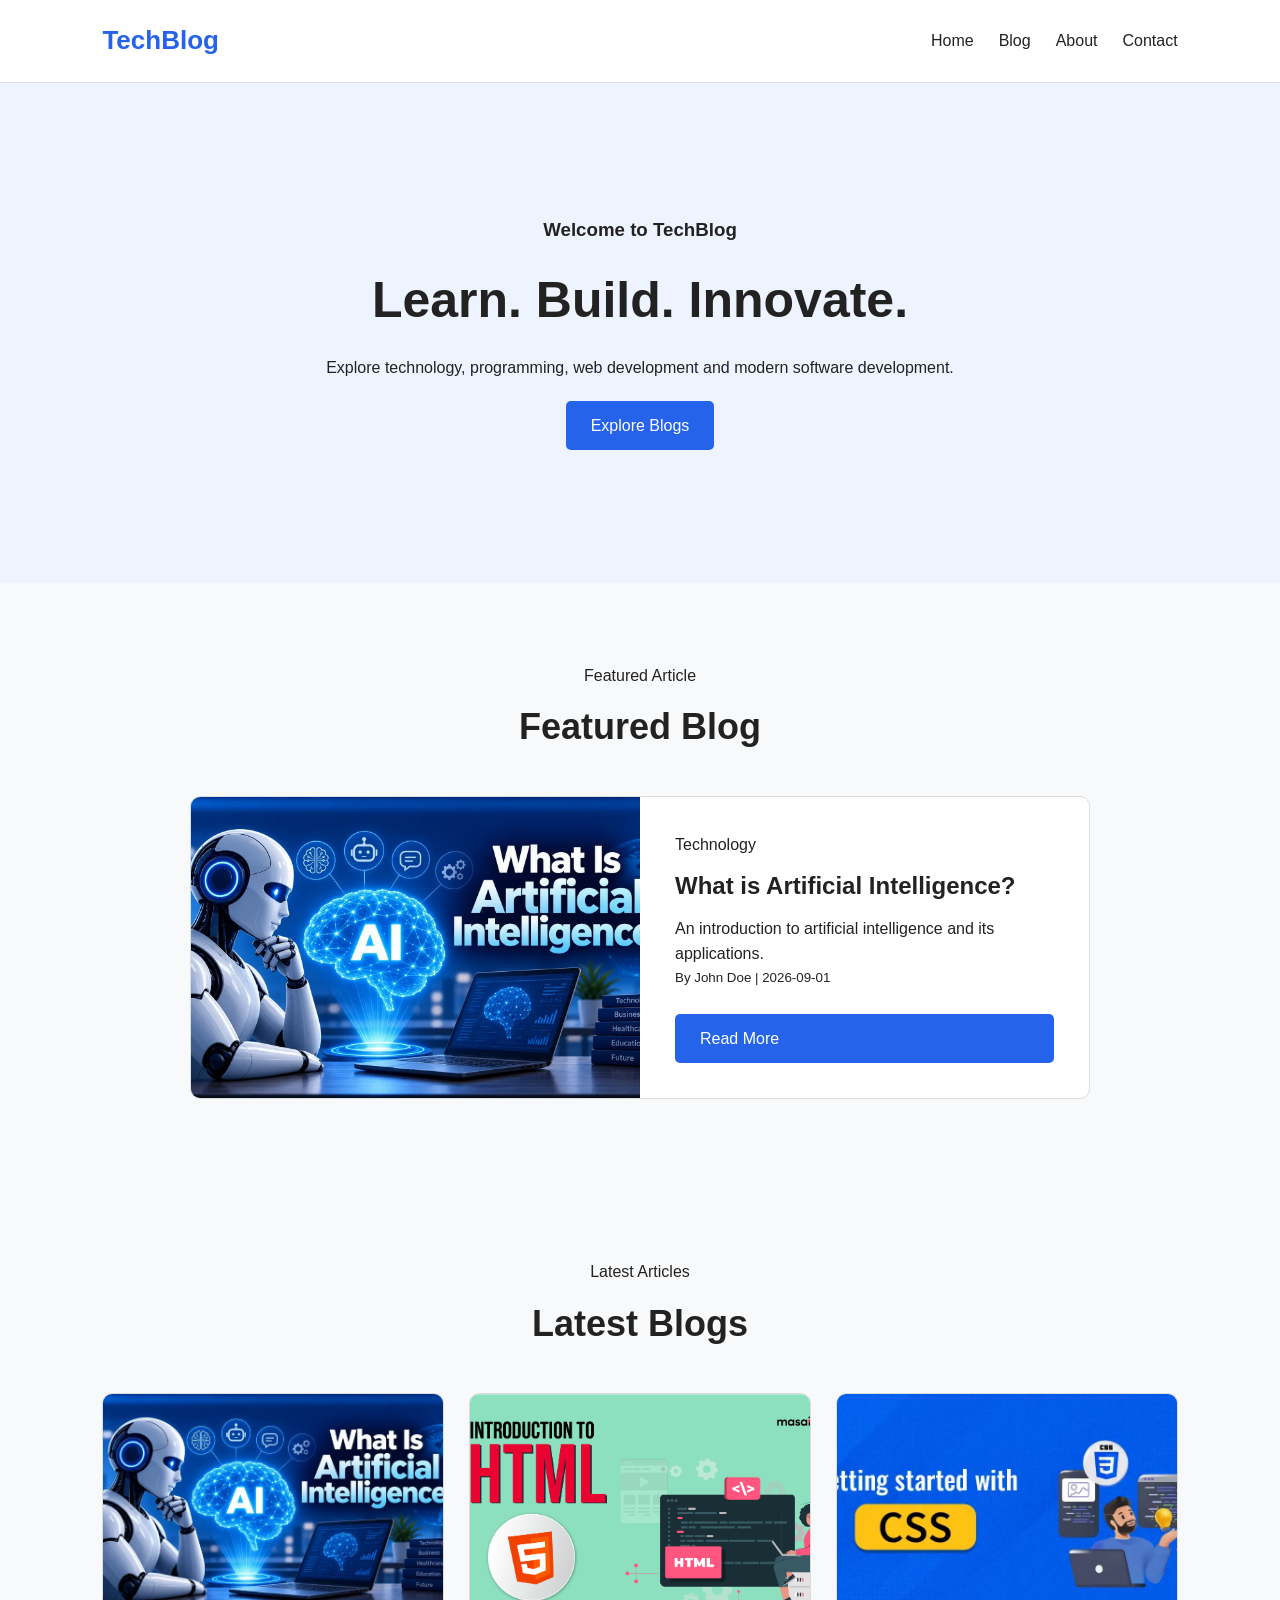
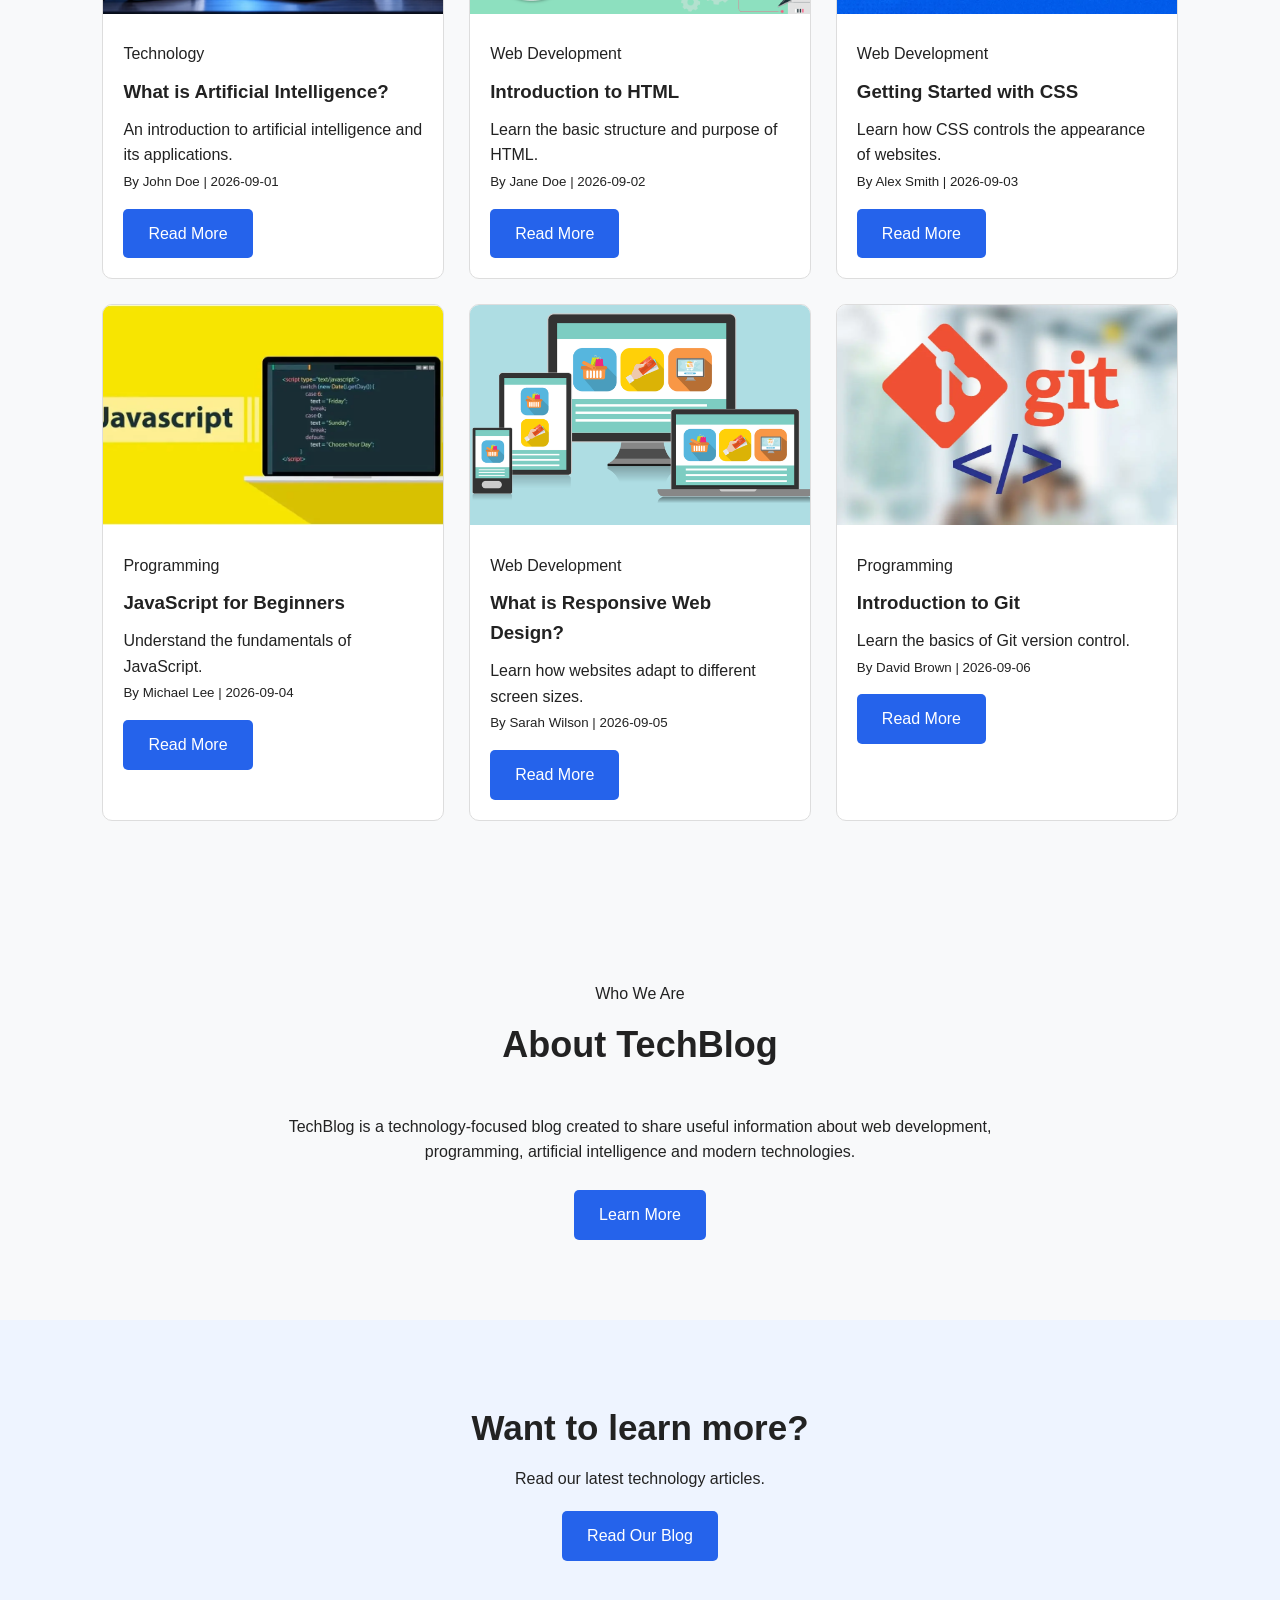
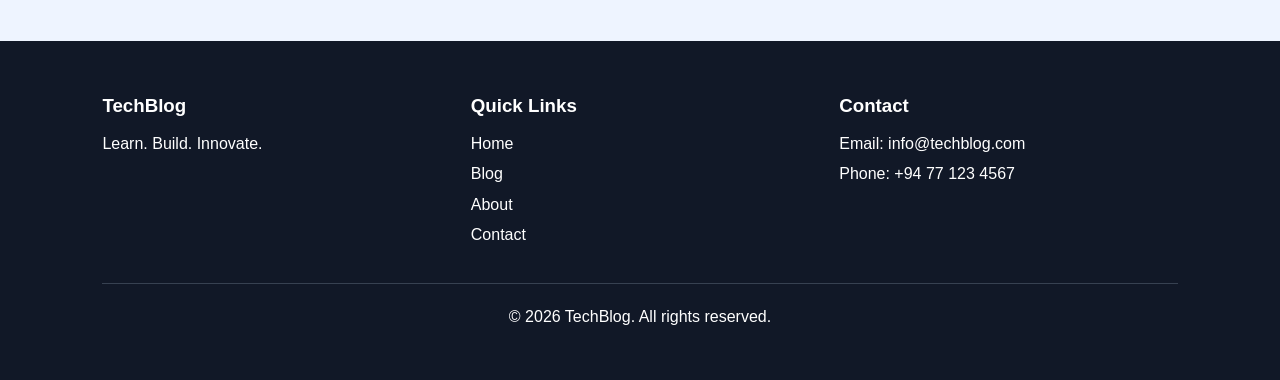
<file: index.html>
<!DOCTYPE html>
<html lang="en">

<head>
    <meta charset="UTF-8">

    <meta name="viewport" content="width=device-width, initial-scale=1.0">

    <meta name="description" content="TechBlog - Technology and programming articles">

    <title>TechBlog - Home</title>

    <link rel="stylesheet" href="css/style.css">
</head>

<body>

    <!-- ================= HEADER ================= -->

    <header class="header">

        <nav class="navbar">

            <a href="index.html" class="logo">
                TechBlog
            </a>

            <button class="menu-btn" id="menuBtn">
                ☰
            </button>

            <ul class="nav-links" id="navLinks">

                <li>
                    <a href="index.html">Home</a>
                </li>

                <li>
                    <a href="blog.html">Blog</a>
                </li>

                <li>
                    <a href="about.html">About</a>
                </li>

                <li>
                    <a href="contact.html">Contact</a>
                </li>

            </ul>

        </nav>

    </header>


    <!-- ================= MAIN ================= -->

    <main>

        <!-- HERO -->

        <section class="hero">

            <div class="hero-content">

                <h3>Welcome to TechBlog</h3>

                <h1>
                    Learn. Build. Innovate.


                </h1>

                <p>
                    Explore technology, programming,
                    web development and modern software
                    development.
                </p>

                <a href="blog.html" class="btn">
                    Explore Blogs
                </a>

            </div>

        </section>


        <!-- FEATURED BLOG -->

        <section class="featured-section">

            <div class="section-title">

                <p>Featured Article</p>

                <h2>
                    Featured Blog
                </h2>

            </div>

            <div id="featuredBlog"></div>

        </section>


        <!-- LATEST BLOGS -->

        <section class="latest-blogs">

            <div class="section-title">

                <p>Latest Articles</p>

                <h2>
                    Latest Blogs
                </h2>

            </div>

            <div class="blog-grid" id="latestBlogs">
            </div>

        </section>


        <!-- ABOUT -->

        <section class="home-about">

            <div class="section-title">

                <p>Who We Are</p>

                <h2>
                    About TechBlog
                </h2>

            </div>

            <div class="about-text">

                <p>
                    TechBlog is a technology-focused blog
                    created to share useful information
                    about web development, programming,
                    artificial intelligence and modern
                    technologies.
                </p>

                <a href="about.html" class="btn">
                    Learn More
                </a>

            </div>

        </section>


        <!-- CTA -->

        <section class="cta">

            <h2>
                Want to learn more?
            </h2>

            <p>
                Read our latest technology articles.
            </p>

            <a href="blog.html" class="btn">
                Read Our Blog
            </a>

        </section>

    </main>


    <!-- ================= FOOTER ================= -->

    <footer class="footer">

        <div class="footer-content">

            <div>

                <h3>TechBlog</h3>

                <p>
                    Learn. Build. Innovate.
                </p>

            </div>


            <div>

                <h3>Quick Links</h3>

                <a href="index.html">Home</a>

                <a href="blog.html">Blog</a>

                <a href="about.html">About</a>

                <a href="contact.html">Contact</a>

            </div>


            <div>

                <h3>Contact</h3>

                <a href="https://mail.google.com/mail/u/0/?viaw=cm&fs=1&to=info@techblog.com#inbox?compose=new" target="_blank">Email: info@techblog.com</a>

                <p>
                    Phone: +94 77 123 4567
                </p>

            </div>

        </div>


        <div class="copyright">

            <p>
                © 2026 TechBlog.
                All rights reserved.
            </p>

        </div>

    </footer>


    <!-- JAVASCRIPT -->

    <script src="js/data.js"></script>
    <script src="js/main.js"></script>

</body>

</html>
</file>
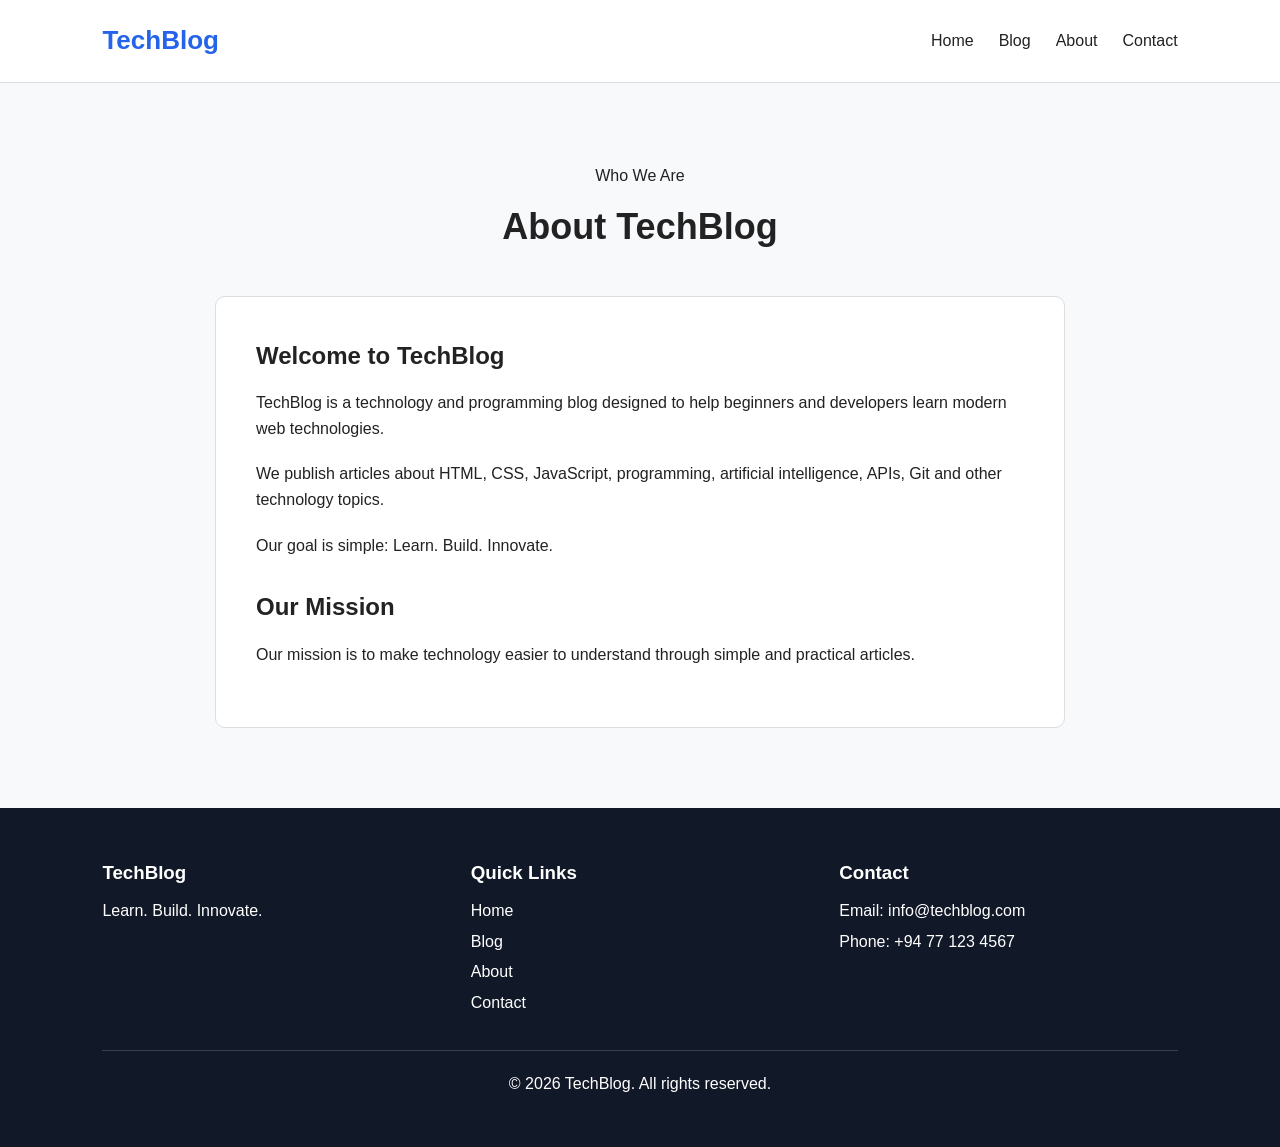
<file: about.html>
<!DOCTYPE html>
<html lang="en">

<head>

    <meta charset="UTF-8">

    <meta name="viewport"
          content="width=device-width, initial-scale=1.0">

    <meta name="description"
          content="About TechBlog">

    <title>TechBlog - About</title>

    <link rel="stylesheet" href="css/style.css">

</head>

<body>


    <!-- HEADER -->

    <header class="header">

        <nav class="navbar">

            <a href="index.html" class="logo">
                TechBlog
            </a>

            <button class="menu-btn" id="menuBtn">
                ☰
            </button>

            <ul class="nav-links" id="navLinks">

                <li>
                    <a href="index.html">Home</a>
                </li>

                <li>
                    <a href="blog.html">Blog</a>
                </li>

                <li>
                    <a href="about.html">About</a>
                </li>

                <li>
                    <a href="contact.html">Contact</a>
                </li>

            </ul>

        </nav>

    </header>


    <!-- MAIN -->

    <main>

        <section class="about-page">

            <div class="section-title">

                <p>Who We Are</p>

                <h1>
                    About TechBlog
                </h1>

            </div>


            <div class="about-content">

                <h2>
                    Welcome to TechBlog
                </h2>

                <p>
                    TechBlog is a technology and programming
                    blog designed to help beginners and
                    developers learn modern web technologies.
                </p>

                <p>
                    We publish articles about HTML, CSS,
                    JavaScript, programming, artificial
                    intelligence, APIs, Git and other
                    technology topics.
                </p>

                <p>
                    Our goal is simple:
                    Learn. Build. Innovate.
                </p>


                <h2>
                    Our Mission
                </h2>

                <p>
                    Our mission is to make technology
                    easier to understand through simple
                    and practical articles.
                </p>

            </div>

        </section>

    </main>


    <!-- FOOTER -->

    <footer class="footer">

        <div class="footer-content">

            <div>

                <h3>TechBlog</h3>

                <p>
                    Learn. Build. Innovate.
                </p>

            </div>

            <div>

                <h3>Quick Links</h3>

                <a href="index.html">Home</a>

                <a href="blog.html">Blog</a>

                <a href="about.html">About</a>

                <a href="contact.html">Contact</a>

            </div>

            <div>

                <h3>Contact</h3>

                <a href="https://mail.google.com/mail/u/0/?viaw=cm&fs=1&to=info@techblog.com#inbox?compose=new" target="_blank">Email: info@techblog.com</a>

                <p>
                    Phone: +94 77 123 4567
                </p>

            </div>

        </div>

        <div class="copyright">

            <p>
                © 2026 TechBlog.
                All rights reserved.
            </p>

        </div>

    </footer>


    <script src="js/main.js"></script>

</body>

</html>
</file>
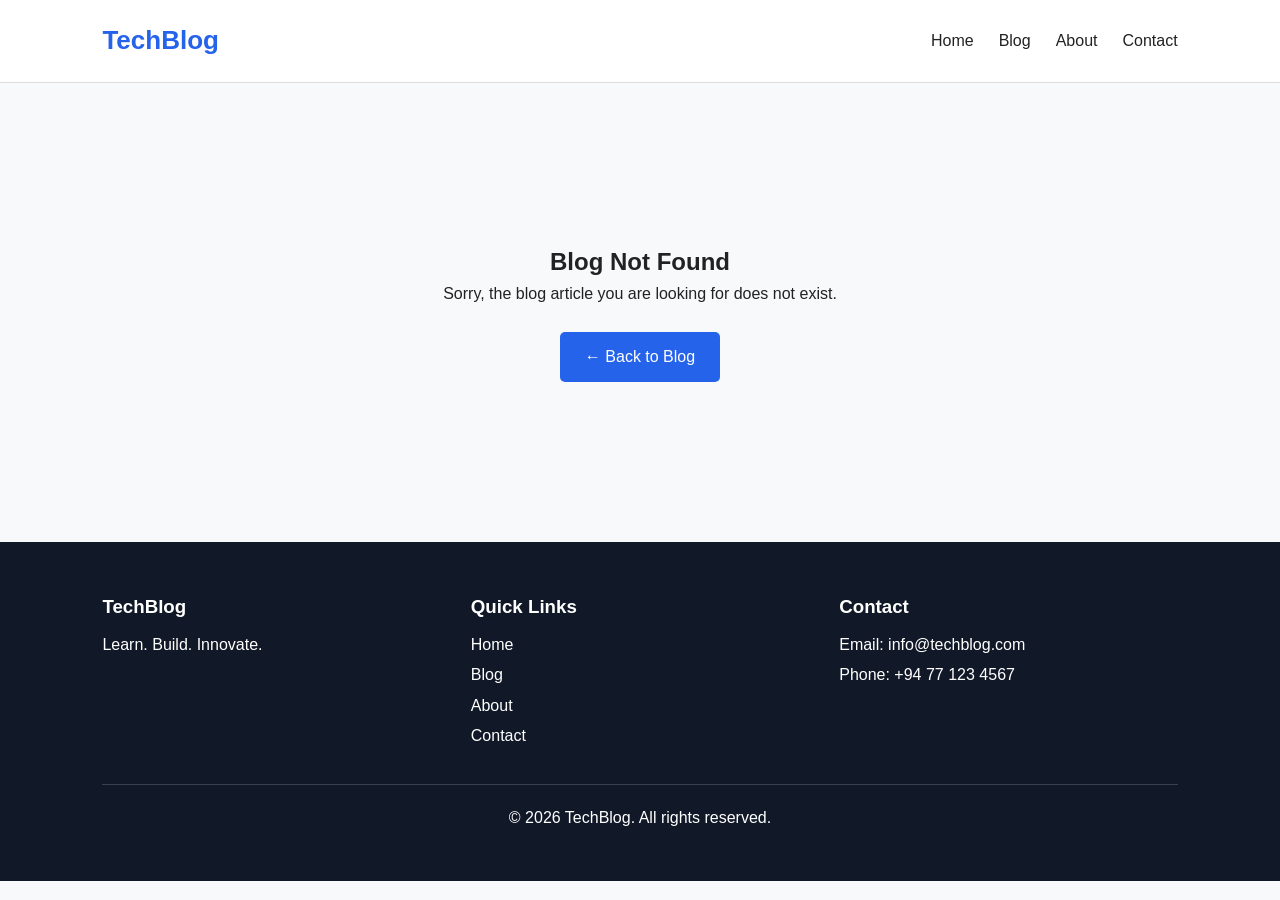
<file: blog-details.html>
<!DOCTYPE html>
<html lang="en">

<head>

    <meta charset="UTF-8">

    <meta name="viewport"
          content="width=device-width, initial-scale=1.0">

    <title>TechBlog - Blog Details</title>

    <link rel="stylesheet" href="css/style.css">

</head>

<body>


    <!-- HEADER -->

    <header class="header">

        <nav class="navbar">

            <a href="index.html" class="logo">
                TechBlog
            </a>

            <button class="menu-btn" id="menuBtn">
                ☰
            </button>

            <ul class="nav-links" id="navLinks">

                <li>
                    <a href="index.html">Home</a>
                </li>

                <li>
                    <a href="blog.html">Blog</a>
                </li>

                <li>
                    <a href="about.html">About</a>
                </li>

                <li>
                    <a href="contact.html">Contact</a>
                </li>

            </ul>

        </nav>

    </header>


    <!-- BLOG DETAILS -->

    <main>

        <section class="blog-details">

            <div id="blogDetails">

                <!-- JavaScript will display article here -->

            </div>

        </section>

    </main>


    <!-- FOOTER -->

    <footer class="footer">

        <div class="footer-content">

            <div>

                <h3>TechBlog</h3>

                <p>
                    Learn. Build. Innovate.
                </p>

            </div>

            <div>

                <h3>Quick Links</h3>

                <a href="index.html">Home</a>

                <a href="blog.html">Blog</a>

                <a href="about.html">About</a>

                <a href="contact.html">Contact</a>

            </div>

            <div>

                <h3>Contact</h3>

                <a href="https://mail.google.com/mail/u/0/?viaw=cm&fs=1&to=info@techblog.com#inbox?compose=new" target="_blank">Email: info@techblog.com</a>

                <p>
                    Phone: +94 77 123 4567
                </p>

            </div>

        </div>

        <div class="copyright">

            <p>
                © 2026 TechBlog.
                All rights reserved.
            </p>

        </div>

    </footer>


    <!-- JAVASCRIPT -->

    <script src="js/data.js"></script>
    <script src="js/main.js"></script>
    <script src="js/blog-details.js"></script>

</body>

</html>
</file>
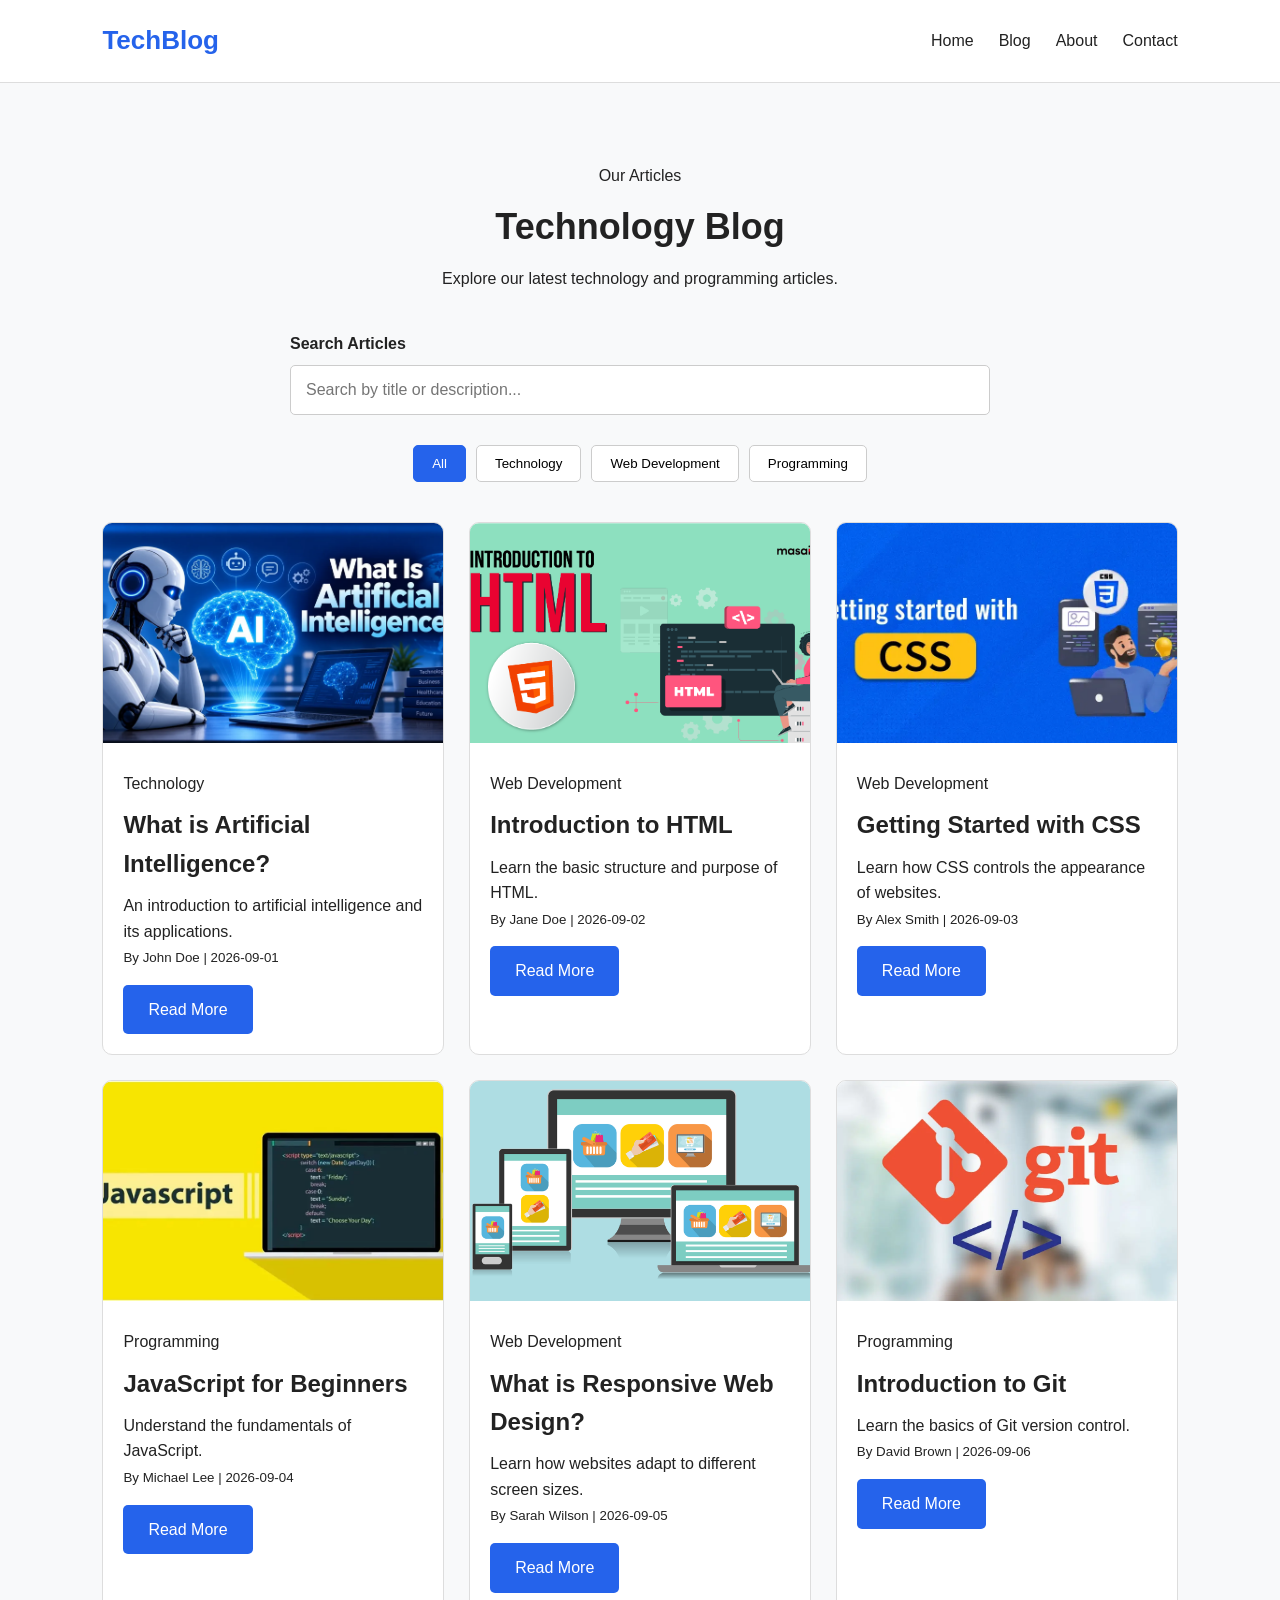
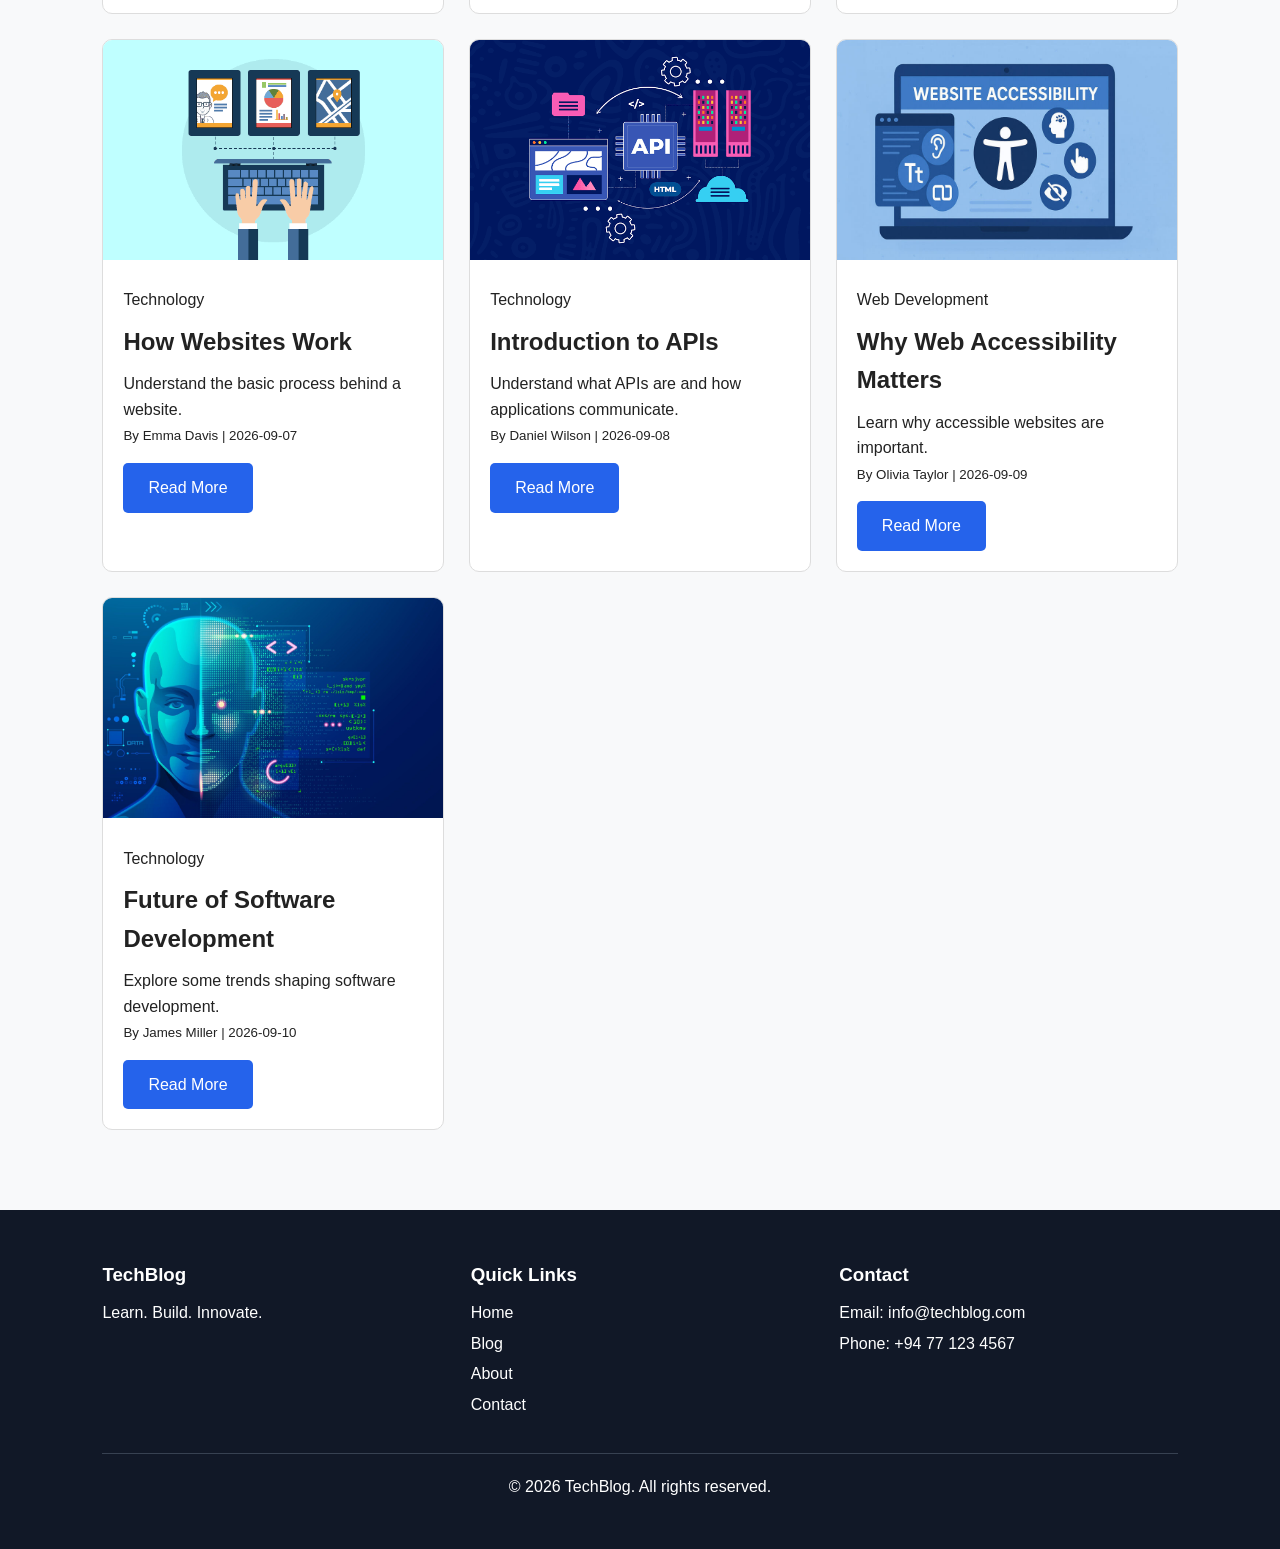
<file: blog.html>
<!DOCTYPE html>
<html lang="en">

<head>

    <meta charset="UTF-8">

    <meta name="viewport"
          content="width=device-width, initial-scale=1.0">

    <meta name="description"
          content="TechBlog articles">

    <title>TechBlog - Blog</title>

    <link rel="stylesheet" href="css/style.css">

</head>

<body>


    <!-- HEADER -->

    <header class="header">

        <nav class="navbar">

            <a href="index.html" class="logo">
                TechBlog
            </a>

            <button class="menu-btn" id="menuBtn">
                ☰
            </button>

            <ul class="nav-links" id="navLinks">

                <li>
                    <a href="index.html">Home</a>
                </li>

                <li>
                    <a href="blog.html">Blog</a>
                </li>

                <li>
                    <a href="about.html">About</a>
                </li>

                <li>
                    <a href="contact.html">Contact</a>
                </li>

            </ul>

        </nav>

    </header>


    <!-- MAIN -->

    <main>

        <section class="blog-page">

            <div class="section-title">

                <p>Our Articles</p>

                <h1>
                    Technology Blog
                </h1>

                <p>
                    Explore our latest technology
                    and programming articles.
                </p>

            </div>


            <!-- SEARCH -->

            <div class="blog-search">

                <label for="searchInput">
                    Search Articles
                </label>

                <input
                    type="search"
                    id="searchInput"
                    placeholder="Search by title or description..."
                >

            </div>


            <!-- CATEGORY -->

            <div class="category-filter">

                <button
                    class="category-btn active"
                    data-category="All">

                    All

                </button>

                <button
                    class="category-btn"
                    data-category="Technology">

                    Technology

                </button>

                <button
                    class="category-btn"
                    data-category="Web Development">

                    Web Development

                </button>

                <button
                    class="category-btn"
                    data-category="Programming">

                    Programming

                </button>

            </div>


            <!-- BLOG CARDS -->

            <div
                class="blog-grid"
                id="blogContainer">
            </div>


            <!-- NO RESULTS -->

            <div
                class="no-results"
                id="noResults">

                <h2>
                    No results found
                </h2>

                <p>
                    Try another search or category.
                </p>

            </div>

        </section>

    </main>


    <!-- FOOTER -->

    <footer class="footer">

        <div class="footer-content">

            <div>

                <h3>TechBlog</h3>

                <p>
                    Learn. Build. Innovate.
                </p>

            </div>

            <div>

                <h3>Quick Links</h3>

                <a href="index.html">Home</a>

                <a href="blog.html">Blog</a>

                <a href="about.html">About</a>

                <a href="contact.html">Contact</a>

            </div>

            <div>

                <h3>Contact</h3>

                <a href="https://mail.google.com/mail/u/0/?viaw=cm&fs=1&to=info@techblog.com#inbox?compose=new" target="_blank">Email: info@techblog.com</a>

                <p>
                    Phone: +94 77 123 4567
                </p>

            </div>

        </div>

        <div class="copyright">

            <p>
                © 2026 TechBlog.
                All rights reserved.
            </p>

        </div>

    </footer>


    <!-- JAVASCRIPT -->

    <script src="js/data.js"></script>
    <script src="js/main.js"></script>
    <script src="js/blog.js"></script>

</body>

</html>
</file>
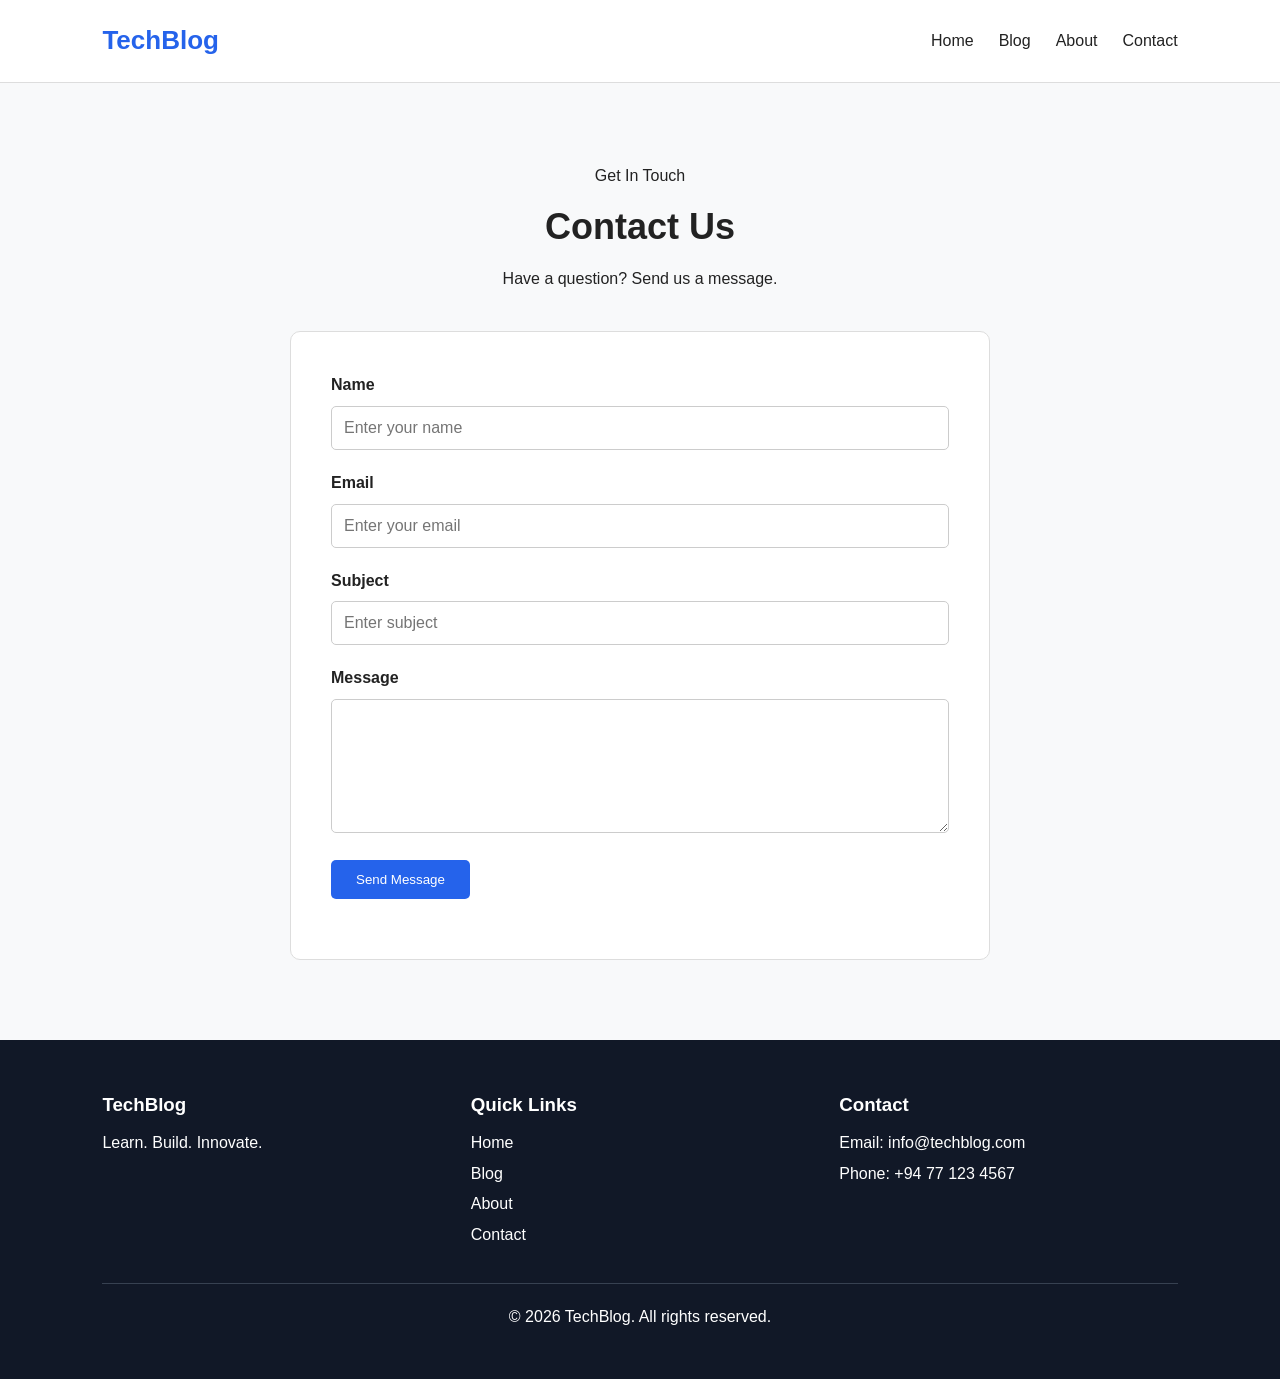
<file: contact.html>
<!DOCTYPE html>
<html lang="en">

<head>

    <meta charset="UTF-8">

    <meta name="viewport"
          content="width=device-width, initial-scale=1.0">

    <meta name="description"
          content="Contact TechBlog">

    <title>TechBlog - Contact</title>

    <link rel="stylesheet" href="css/style.css">

</head>

<body>


    <!-- HEADER -->

    <header class="header">

        <nav class="navbar">

            <a href="index.html" class="logo">
                TechBlog
            </a>

            <button class="menu-btn" id="menuBtn">
                ☰
            </button>

            <ul class="nav-links" id="navLinks">

                <li>
                    <a href="index.html">Home</a>
                </li>

                <li>
                    <a href="blog.html">Blog</a>
                </li>

                <li>
                    <a href="about.html">About</a>
                </li>

                <li>
                    <a href="contact.html">Contact</a>
                </li>

            </ul>

        </nav>

    </header>


    <!-- CONTACT -->

    <main>

        <section class="contact-page">

            <div class="section-title">

                <p>Get In Touch</p>

                <h1>
                    Contact Us
                </h1>

                <p>
                    Have a question?
                    Send us a message.
                </p>

            </div>


            <form id="contactForm"
                  class="contact-form">


                <div class="form-group">

                    <label for="name">
                        Name
                    </label>

                    <input
                        type="text"
                        id="name"
                        name="name"
                        placeholder="Enter your name"
                    >

                    <small id="nameError"
                           class="error">
                    </small>

                </div>


                <div class="form-group">

                    <label for="email">
                        Email
                    </label>

                    <input
                        type="email"
                        id="email"
                        name="email"
                        placeholder="Enter your email"
                    >

                    <small id="emailError"
                           class="error">
                    </small>

                </div>


                <div class="form-group">

                    <label for="subject">
                        Subject
                    </label>

                    <input
                        type="text"
                        id="subject"
                        name="subject"
                        placeholder="Enter subject"
                    >

                    <small id="subjectError"
                           class="error">
                    </small>

                </div>


                <div class="form-group">

                    <label for="message">
                        Message
                    </label>

                    <textarea
                        id="message"
                        name="message"
                        rows="6"
                        placeholder="Write your message">
                    </textarea>

                    <small id="messageError"
                           class="error">
                    </small>

                </div>


                <button
                    type="submit"
                    class="btn">

                    Send Message

                </button>


                <p
                    id="successMessage"
                    class="success">
                </p>

            </form>

        </section>

    </main>


    <!-- FOOTER -->

    <footer class="footer">

        <div class="footer-content">

            <div>

                <h3>TechBlog</h3>

                <p>
                    Learn. Build. Innovate.
                </p>

            </div>

            <div>

                <h3>Quick Links</h3>

                <a href="index.html">Home</a>

                <a href="blog.html">Blog</a>

                <a href="about.html">About</a>

                <a href="contact.html">Contact</a>

            </div>

            <div>

                <h3>Contact</h3>

                <a href="https://mail.google.com/mail/u/0/?viaw=cm&fs=1&to=info@techblog.com#inbox?compose=new" target="_blank">Email: info@techblog.com</a>

                <p>
                    Phone: +94 77 123 4567
                </p>

            </div>

        </div>

        <div class="copyright">

            <p>
                © 2026 TechBlog.
                All rights reserved.
            </p>

        </div>

    </footer>


    <!-- JAVASCRIPT -->

    <script src="js/main.js"></script>
    <script src="js/contact.js"></script>

</body>

</html>
</file>
<file: css/style.css>
/* =========================
   RESET
========================= */

* {
    margin: 0;
    padding: 0;
    box-sizing: border-box;
}


/* =========================
   BODY
========================= */

body {
    font-family: Arial, sans-serif;
    line-height: 1.6;
    color: #222;
    background: #f8f9fa;
}


/* =========================
   HEADER
========================= */

.header {
    width: 100%;
    background: #ffffff;
    border-bottom: 1px solid #ddd;
}


.navbar {
    display: flex;
    justify-content: space-between;
    align-items: center;

    padding: 20px 8%;
}


.logo {
    text-decoration: none;
    font-size: 26px;
    font-weight: bold;
    color: #2563eb;
}


.nav-links {
    display: flex;
    gap: 25px;
    list-style: none;
}


.nav-links a {
    text-decoration: none;
    color: #222;
    font-weight: 500;
}


.nav-links a:hover {
    color: #2563eb;
}


/* =========================
   MOBILE MENU BUTTON
========================= */

.menu-btn {
    display: none;

    border: none;
    background: none;

    font-size: 28px;

    cursor: pointer;
}


/* =========================
   HERO
========================= */

.hero {
    min-height: 500px;

    display: flex;
    justify-content: center;
    align-items: center;

    text-align: center;

    padding: 50px 8%;

    background: #eef4ff;
}


.hero-content {
    max-width: 700px;
}


.hero h1 {
    font-size: 50px;
    margin: 15px 0;
}


.hero p {
    margin-bottom: 20px;
}


/* =========================
   BUTTON
========================= */

.btn {
    display: inline-block;

    padding: 12px 25px;

    text-decoration: none;

    border-radius: 5px;

    background: #2563eb;
    color: white;

    border: none;

    cursor: pointer;
}


.btn:hover {
    background: #1d4ed8;
}


/* =========================
   COMMON SECTIONS
========================= */

.featured-section,
.latest-blogs,
.home-about,
.cta,
.blog-page,
.blog-details,
.about-page,
.contact-page {
    padding: 80px 8%;
}


.section-title {
    text-align: center;
    margin-bottom: 40px;
}


.section-title h1,
.section-title h2 {
    font-size: 36px;
    margin: 10px 0;
}


/* =========================
   BLOG GRID
========================= */

.blog-grid {
    display: grid;

    grid-template-columns:
        repeat(3, 1fr);

    gap: 25px;
}


/* =========================
   BLOG CARD
========================= */

.blog-card {
    overflow: hidden;

    border-radius: 10px;

    border: 1px solid #ddd;

    background: white;

    transition: 0.3s;
}


.blog-card:hover {
    transform: translateY(-5px);

    box-shadow:
        0 10px 25px rgba(0, 0, 0, 0.1);
}


.blog-card img {
    width: 100%;

    height: 220px;

    object-fit: cover;
}


.blog-card-content {
    padding: 20px;
}


.blog-card-content h2,
.blog-card-content h3 {
    margin: 10px 0;
}


.blog-card-content .btn {
    margin-top: 15px;
}


/* =========================
   FEATURED BLOG
========================= */

.featured-card {
    max-width: 900px;

    margin: auto;

    display: grid;

    grid-template-columns: 1fr 1fr;

    background: white;

    border-radius: 10px;

    overflow: hidden;

    border: 1px solid #ddd;
}


.featured-card img {
    width: 100%;

    height: 100%;

    min-height: 300px;

    object-fit: cover;
}


.featured-content {
    padding: 35px;

    display: flex;

    flex-direction: column;

    justify-content: center;
}


.featured-content h2 {
    margin: 10px 0;
}


/* =========================
   HOME ABOUT
========================= */

.about-text {
    max-width: 800px;

    margin: auto;

    text-align: center;
}


.about-text p {
    margin-bottom: 25px;
}


/* =========================
   CTA
========================= */

.cta {
    text-align: center;

    background: #eef4ff;
}


.cta h2 {
    font-size: 35px;

    margin-bottom: 10px;
}


.cta p {
    margin-bottom: 20px;
}


/* =========================
   BLOG SEARCH
========================= */

.blog-search {
    max-width: 700px;

    margin: 0 auto 30px;
}


.blog-search label {
    display: block;

    margin-bottom: 8px;

    font-weight: bold;
}


.blog-search input {
    width: 100%;

    padding: 15px;

    border: 1px solid #ccc;

    border-radius: 5px;

    font-size: 16px;
}


/* =========================
   CATEGORY FILTER
========================= */

.category-filter {
    display: flex;

    justify-content: center;

    flex-wrap: wrap;

    gap: 10px;

    margin-bottom: 40px;
}


.category-btn {
    padding: 10px 18px;

    border: 1px solid #ccc;

    background: white;

    border-radius: 5px;

    cursor: pointer;
}


.category-btn:hover {
    background: #eef4ff;
}


.category-btn.active {
    background: #2563eb;

    color: white;

    border-color: #2563eb;
}


/* =========================
   NO RESULTS
========================= */

.no-results {
    display: none;

    text-align: center;

    padding: 50px 20px;
}


/* =========================
   BLOG DETAILS
========================= */

.blog-details-container {
    max-width: 900px;

    margin: auto;

    background: white;

    padding: 40px;

    border-radius: 10px;

    border: 1px solid #ddd;
}


.blog-details-container img {
    width: 100%;

    max-height: 450px;

    object-fit: cover;

    border-radius: 10px;

    margin: 20px 0;
}


.blog-details-container h1 {
    font-size: 42px;

    margin: 15px 0;
}


.blog-meta {
    color: #666;

    margin-bottom: 20px;
}


.blog-content {
    font-size: 18px;

    line-height: 1.8;

    margin-bottom: 30px;
}


.invalid-blog {
    text-align: center;

    padding: 80px 20px;
}


/* =========================
   ABOUT PAGE
========================= */

.about-content {
    max-width: 850px;

    margin: auto;

    background: white;

    padding: 40px;

    border-radius: 10px;

    border: 1px solid #ddd;
}


.about-content h2 {
    margin-bottom: 15px;

    margin-top: 30px;
}


.about-content h2:first-child {
    margin-top: 0;
}


.about-content p {
    margin-bottom: 20px;
}


/* =========================
   CONTACT
========================= */

.contact-form {
    max-width: 700px;

    margin: auto;

    background: white;

    padding: 40px;

    border-radius: 10px;

    border: 1px solid #ddd;
}


.form-group {
    margin-bottom: 20px;
}


.form-group label {
    display: block;

    margin-bottom: 8px;

    font-weight: bold;
}


.form-group input,
.form-group textarea {
    width: 100%;

    padding: 12px;

    border: 1px solid #ccc;

    border-radius: 5px;

    font-size: 16px;

    font-family: inherit;
}


.form-group textarea {
    resize: vertical;
}


.error {
    display: block;

    color: #dc2626;

    margin-top: 5px;
}


.success {
    color: #16a34a;

    margin-top: 20px;

    font-weight: bold;
}


/* =========================
   FOOTER
========================= */

.footer {
    padding: 50px 8%;

    background: #111827;

    color: white;
}


.footer-content {
    display: grid;

    grid-template-columns:
        repeat(3, 1fr);

    gap: 30px;
}


.footer h3 {
    margin-bottom: 10px;
}


.footer a {
    display: block;

    text-decoration: none;

    color: white;

    margin-bottom: 5px;
}


.footer a:hover {
    color: #60a5fa;
}


.copyright {
    text-align: center;

    margin-top: 30px;

    padding-top: 20px;

    border-top: 1px solid #374151;
}


/* =========================
   TABLET
========================= */

@media (max-width: 900px) {

    .blog-grid {
        grid-template-columns:
            repeat(2, 1fr);
    }


    .featured-card {
        grid-template-columns: 1fr;
    }


    .footer-content {
        grid-template-columns:
            repeat(2, 1fr);
    }

}


/* =========================
   MOBILE
========================= */

@media (max-width: 768px) {

    .navbar {
        position: relative;
    }


    .menu-btn {
        display: block;
    }


    .nav-links {
        display: none;

        position: absolute;

        top: 75px;

        left: 0;

        width: 100%;

        background: white;

        padding: 20px 8%;

        flex-direction: column;

        gap: 15px;

        border-top: 1px solid #ddd;

        z-index: 100;
    }


    .nav-links.active {
        display: flex;
    }


    .hero {
        min-height: 400px;
    }


    .hero h1 {
        font-size: 36px;
    }


    .blog-grid {
        grid-template-columns: 1fr;
    }


    .footer-content {
        grid-template-columns: 1fr;
    }


    .section-title h1,
    .section-title h2 {
        font-size: 30px;
    }


    .featured-content {
        padding: 25px;
    }


    .blog-details-container {
        padding: 25px;
    }


    .blog-details-container h1 {
        font-size: 32px;
    }


    .contact-form,
    .about-content {
        padding: 25px;
    }

}


/* =========================
   SMALL MOBILE
========================= */

@media (max-width: 480px) {

    .navbar {
        padding: 15px 5%;
    }


    .hero,
    .featured-section,
    .latest-blogs,
    .home-about,
    .cta,
    .blog-page,
    .blog-details,
    .about-page,
    .contact-page {
        padding-left: 5%;
        padding-right: 5%;
    }


    .hero h1 {
        font-size: 30px;
    }


    .section-title h1,
    .section-title h2 {
        font-size: 26px;
    }


    .blog-card img {
        height: 200px;
    }

}
</file>
